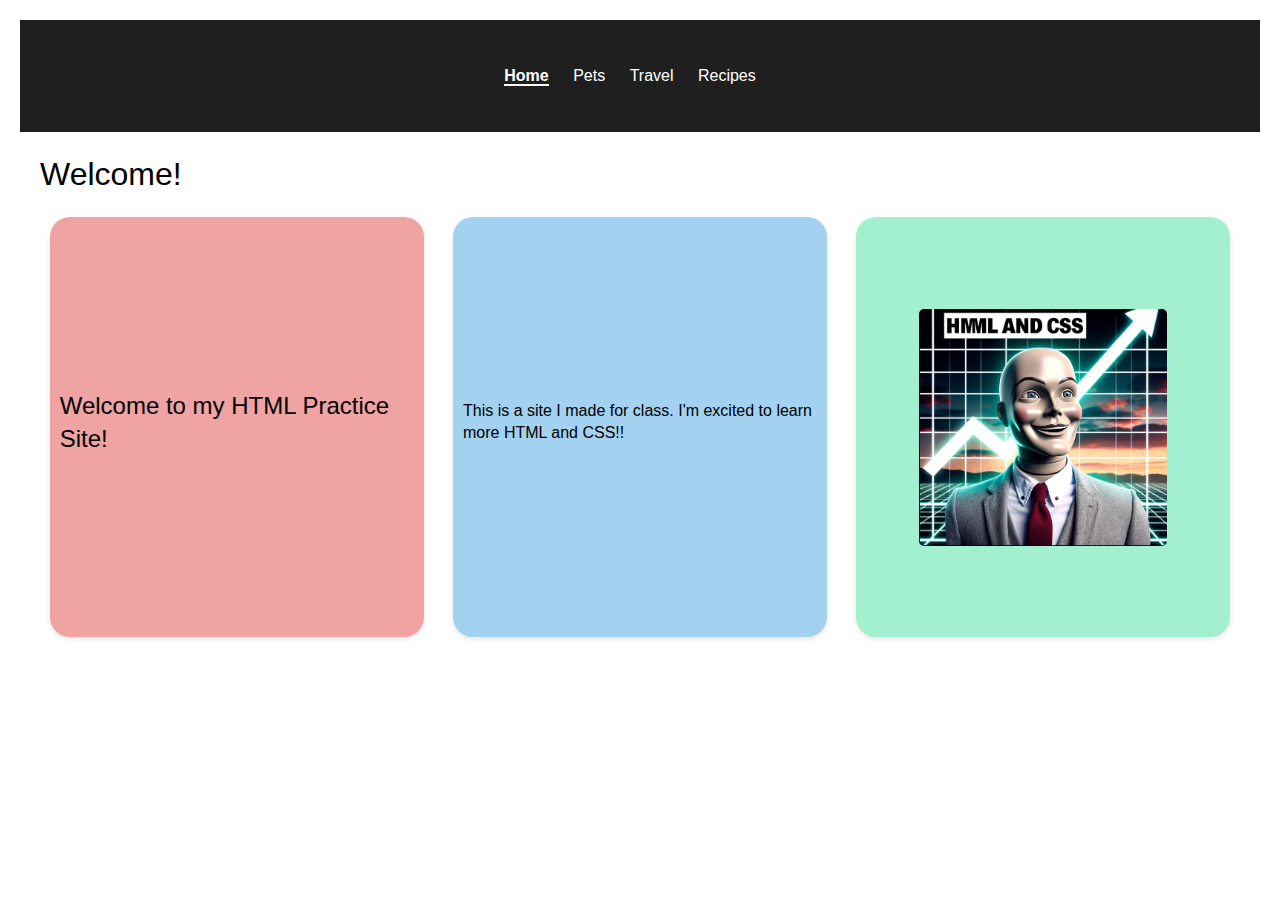
<file: index.html>
<!DOCTYPE html>
<html lang="en">
<head>
    <meta charset="UTF-8">
    <meta name="viewport" content="width=device-width, initial-scale=1.0">
    <title>Welcome</title>
    <link rel="stylesheet" href="css/html5reset.css">
    <link rel="stylesheet" href="css/index.css">
</head>
<body>
    <a href="#main-content" class="skip-link">Skip to Main Content</a>
    <nav>
        <ul>
            <li><a href="index.html" class="active">Home</a></li>
            <li><a href="pets.html">Pets</a></li>
            <li><a href="travel.html">Travel</a></li>
            <li><a href="recipes.html">Recipes</a></li>
        </ul>
    </nav>
    <main id="main-content">
        <h1>Welcome!</h1>
        <div class="bento-box">
            <div class="box box1">
                <h2>Welcome to my HTML Practice Site!</h2>
            </div>
            <div class="box box2">
                <p>This is a site I made for class. I'm excited to learn more HTML and CSS!! </p>
            </div>
            <div class="box box3">
                <img src="images/stonks.jpg" alt="An image of a humanoid with the text CSS and HTLM with an arrow pointing up">
            </div>
        </div>
    </main>
</body>
</html>
</file>
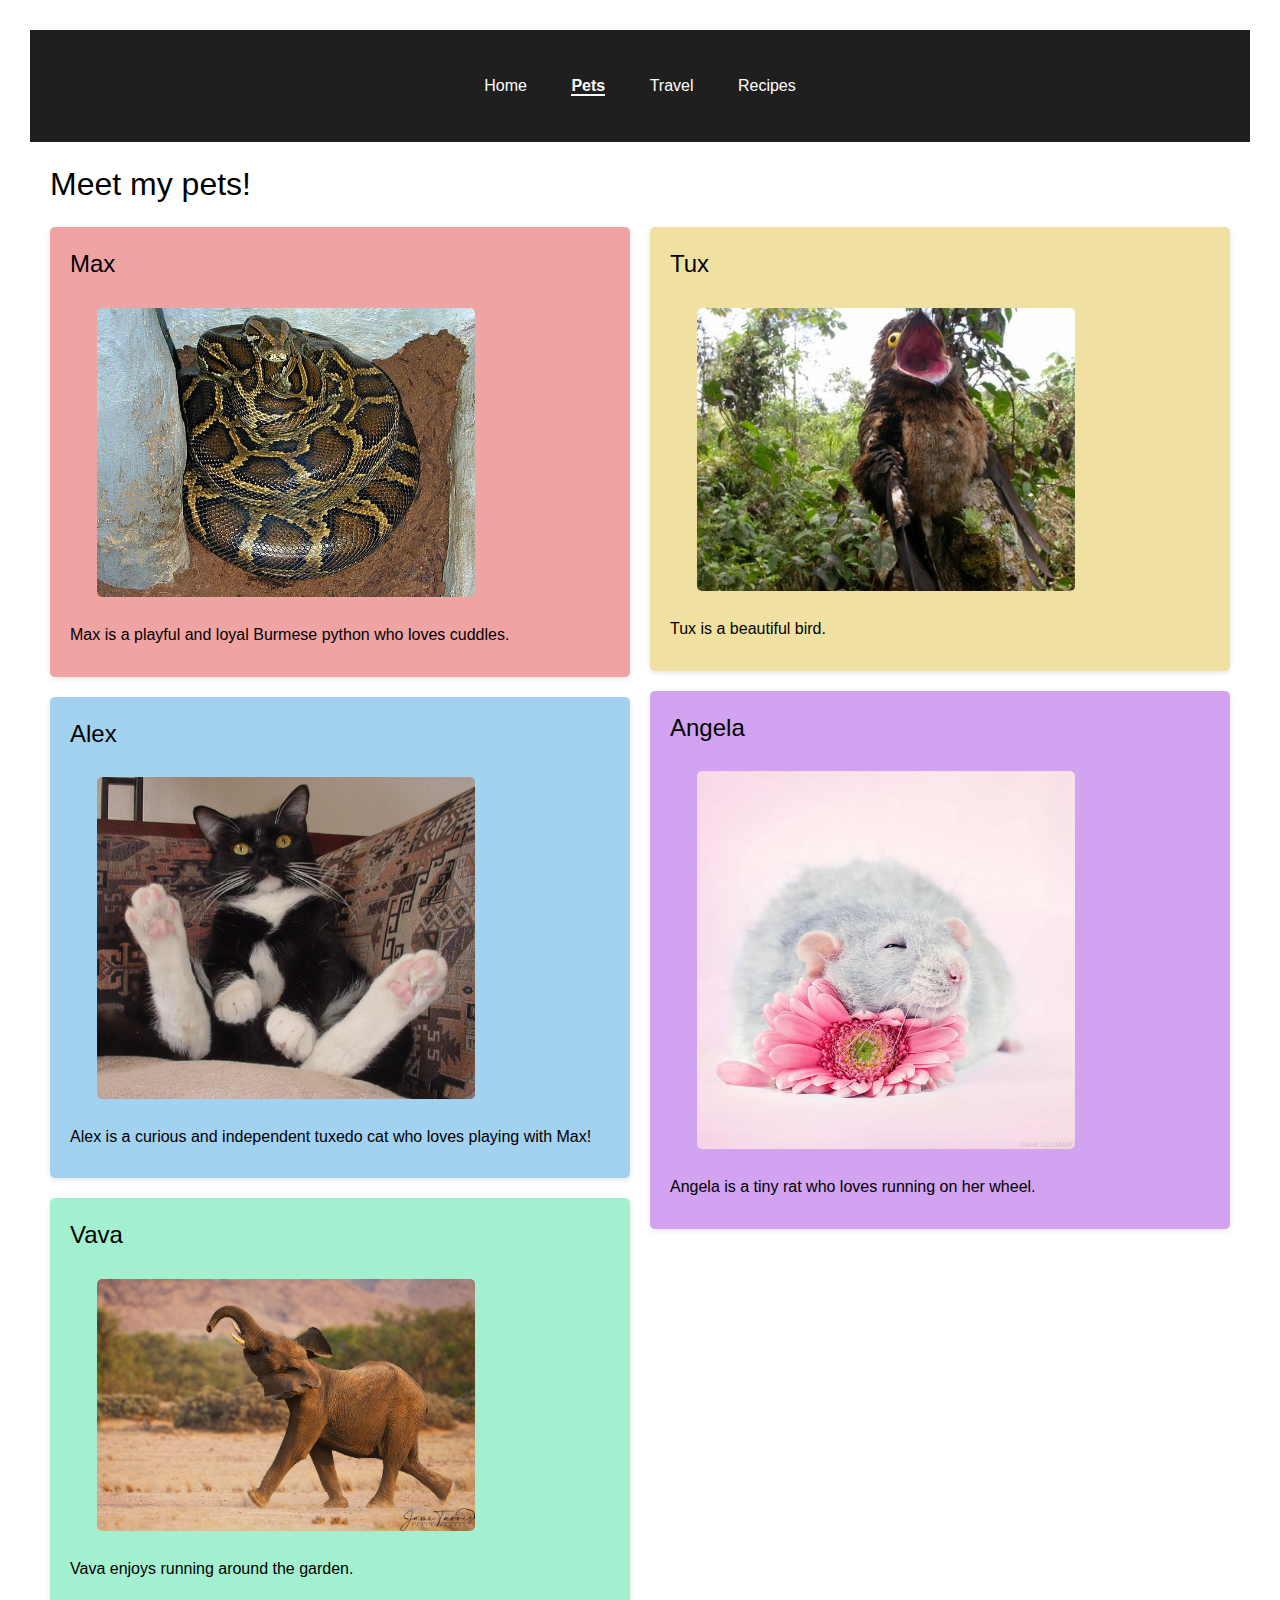
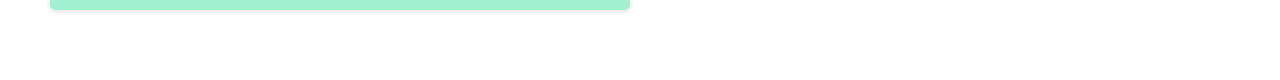
<file: pets.html>
<!DOCTYPE html>
<html lang="en">
<head>
    <meta charset="UTF-8">
    <meta name="viewport" content="width=device-width, initial-scale=1.0">
    <title>Our Pets</title>
    <link rel="stylesheet" href="css/html5reset.css">
    <link rel="stylesheet" href="css/style.css">
</head>
<body>
    <a href="#main-content" class="skip-link">Skip to Main Content</a>
    <nav>
        <ul>
            <li><a href="index.html">Home</a></li>
            <li><a href="pets.html" class="active">Pets</a></li>
            <li><a href="travel.html">Travel</a></li>
            <li><a href="recipes.html">Recipes</a></li>
        </ul>
    </nav>
    <main id="main-content">
        <h1>Meet my pets!</h1>
        <div class="two-column-grid">
            <div>
                <article class="pet-box max">
                    <h2>Max</h2>
                    <img src="images/max.jpg" alt="Max Python">
                    <p>Max is a playful and loyal Burmese python who loves cuddles.</p>
                </article>
                <article class="pet-box alex">
                    <h2>Alex</h2>
                    <img src="images/alex.jpg" alt="Alex the Cat">
                    <p>Alex is a curious and independent tuxedo cat who loves playing with Max!</p>
                </article>
                <article class="pet-box vava">
                    <h2>Vava</h2>
                    <img src="images/vava.jpg" alt="Vava the Elephant">
                    <p>Vava enjoys running around the garden.</p>
                </article>
            </div>
            <div>
                <article class="pet-box tux">
                    <h2>Tux</h2>
                    <img src="images/tux.jpg" alt="Tux the bird">
                    <p>Tux is a beautiful bird.</p>
                </article>
                <article class="pet-box angela">
                    <h2>Angela</h2>
                    <img src="images/angela.jpg" alt="Angela the Rat">
                    <p>Angela is a tiny rat who loves running on her wheel.</p>
                </article>
            </div>
        </div>
    </main>
</body>
</html>
</file>
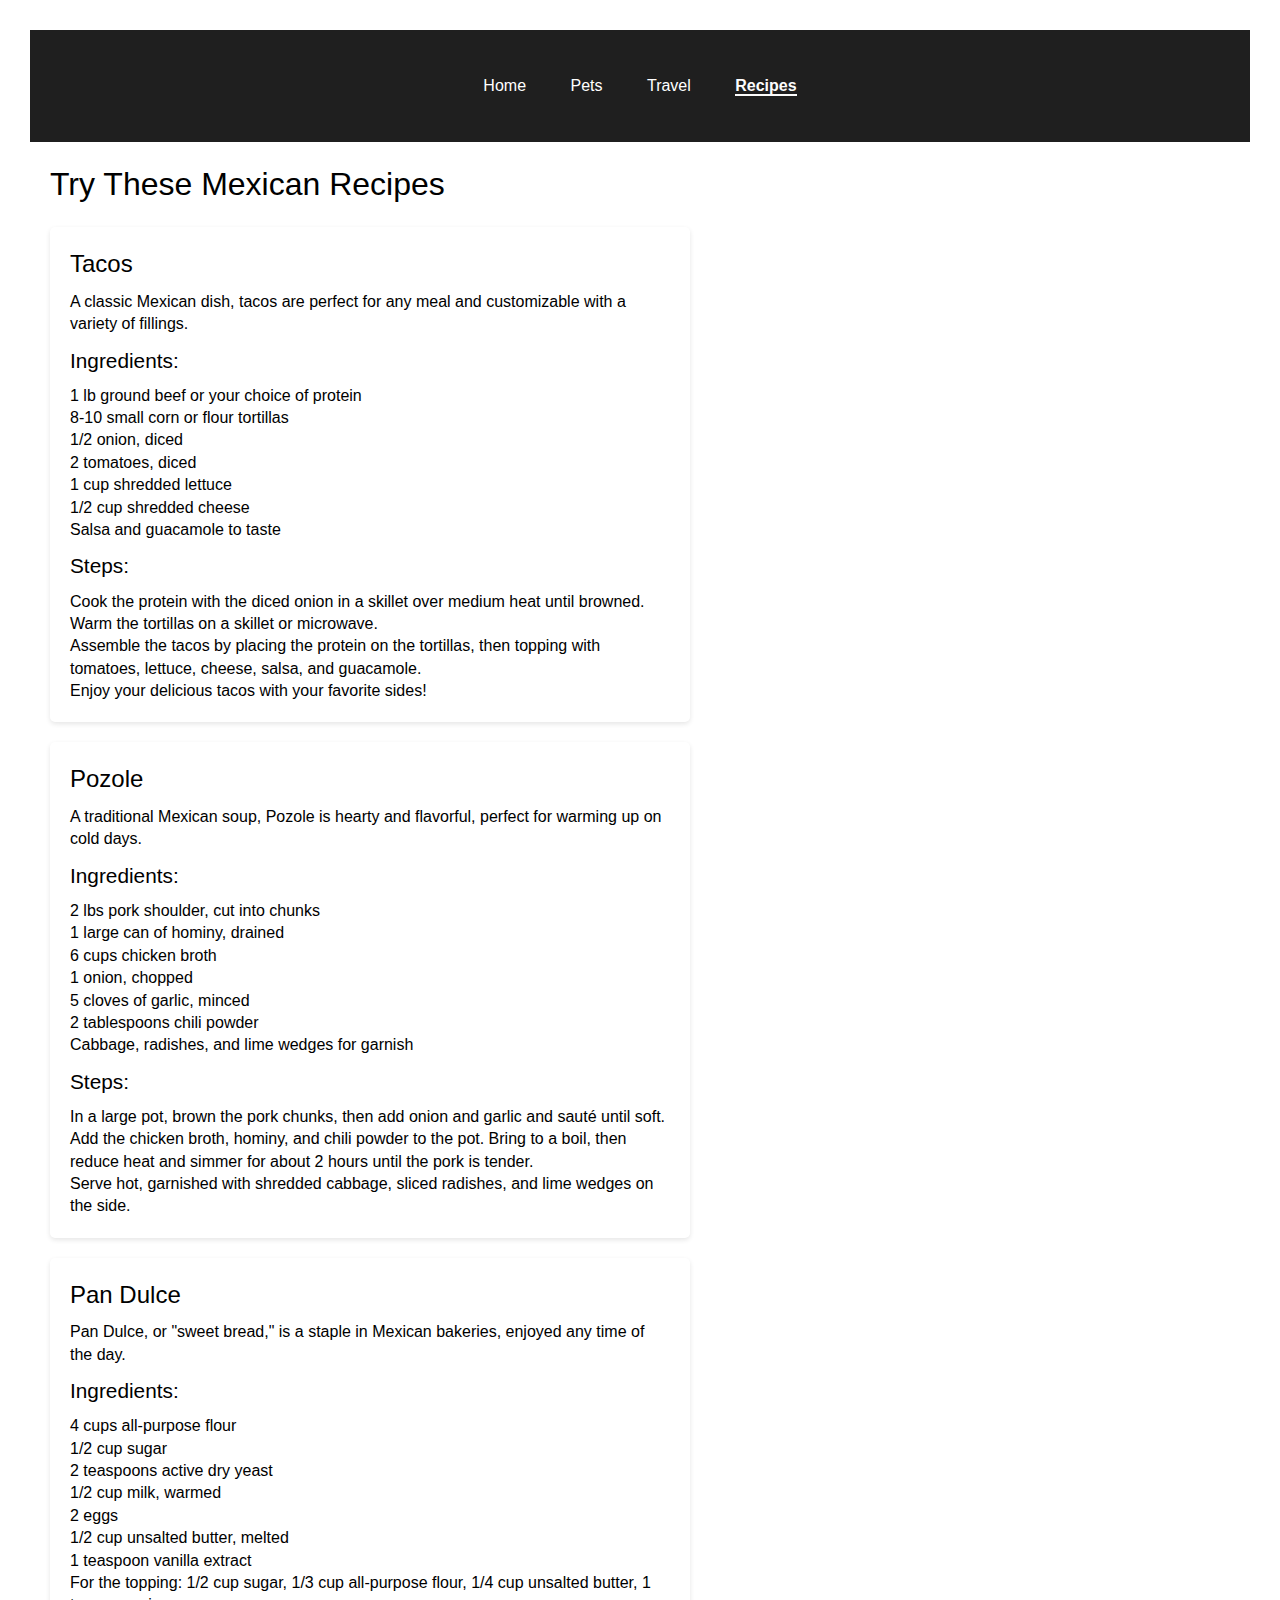
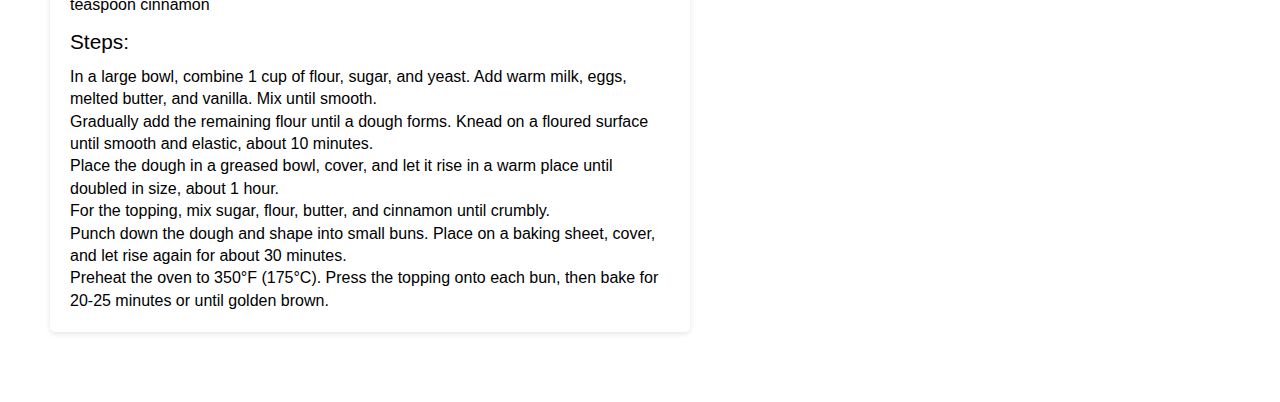
<file: recipes.html>
<!DOCTYPE html>
<html lang="en">
<head>
    <meta charset="UTF-8">
    <meta name="viewport" content="width=device-width, initial-scale=1.0">
    <title>Delicious Recipes</title>
    <link rel="stylesheet" href="css/html5reset.css">
    <link rel="stylesheet" href="css/style.css">
</head>
<body>
    <a href="#main-content" class="skip-link">Skip to Main Content</a>
    <nav>
        <ul>
            <li><a href="index.html">Home</a></li>
            <li><a href="pets.html">Pets</a></li>
            <li><a href="travel.html">Travel</a></li>
            <li><a href="recipes.html"  class="active">Recipes</a></li>
        </ul>
    </nav>
    <main id="main-content">
        <h1>Try These Mexican Recipes</h1>
        
        <!-- Tacos Recipe -->
        <article>
            <h2>Tacos</h2>
            <p>A classic Mexican dish, tacos are perfect for any meal and customizable with a variety of fillings.</p>
            <h3>Ingredients:</h3>
            <ul>
                <li>1 lb ground beef or your choice of protein</li>
                <li>8-10 small corn or flour tortillas</li>
                <li>1/2 onion, diced</li>
                <li>2 tomatoes, diced</li>
                <li>1 cup shredded lettuce</li>
                <li>1/2 cup shredded cheese</li>
                <li>Salsa and guacamole to taste</li>
            </ul>
            <h3>Steps:</h3>
            <ol>
                <li>Cook the protein with the diced onion in a skillet over medium heat until browned.</li>
                <li>Warm the tortillas on a skillet or microwave.</li>
                <li>Assemble the tacos by placing the protein on the tortillas, then topping with tomatoes, lettuce, cheese, salsa, and guacamole.</li>
                <li>Enjoy your delicious tacos with your favorite sides!</li>
            </ol>
        </article>

        <!-- Pozole Recipe -->
        <article>
            <h2>Pozole</h2>
            <p>A traditional Mexican soup, Pozole is hearty and flavorful, perfect for warming up on cold days.</p>
            <h3>Ingredients:</h3>
            <ul>
                <li>2 lbs pork shoulder, cut into chunks</li>
                <li>1 large can of hominy, drained</li>
                <li>6 cups chicken broth</li>
                <li>1 onion, chopped</li>
                <li>5 cloves of garlic, minced</li>
                <li>2 tablespoons chili powder</li>
                <li>Cabbage, radishes, and lime wedges for garnish</li>
            </ul>
            <h3>Steps:</h3>
            <ol>
                <li>In a large pot, brown the pork chunks, then add onion and garlic and sauté until soft.</li>
                <li>Add the chicken broth, hominy, and chili powder to the pot. Bring to a boil, then reduce heat and simmer for about 2 hours until the pork is tender.</li>
                <li>Serve hot, garnished with shredded cabbage, sliced radishes, and lime wedges on the side.</li>
            </ol>
        </article>

        <!-- Pan Dulce Recipe -->
        <article>
            <h2>Pan Dulce</h2>
            <p>Pan Dulce, or "sweet bread," is a staple in Mexican bakeries, enjoyed any time of the day.</p>
            <h3>Ingredients:</h3>
            <ul>
                <li>4 cups all-purpose flour</li>
                <li>1/2 cup sugar</li>
                <li>2 teaspoons active dry yeast</li>
                <li>1/2 cup milk, warmed</li>
                <li>2 eggs</li>
                <li>1/2 cup unsalted butter, melted</li>
                <li>1 teaspoon vanilla extract</li>
                <li>For the topping: 1/2 cup sugar, 1/3 cup all-purpose flour, 1/4 cup unsalted butter, 1 teaspoon cinnamon</li>
            </ul>
            <h3>Steps:</h3>
            <ol>
                <li>In a large bowl, combine 1 cup of flour, sugar, and yeast. Add warm milk, eggs, melted butter, and vanilla. Mix until smooth.</li>
                <li>Gradually add the remaining flour until a dough forms. Knead on a floured surface until smooth and elastic, about 10 minutes.</li>
                <li>Place the dough in a greased bowl, cover, and let it rise in a warm place until doubled in size, about 1 hour.</li>
                <li>For the topping, mix sugar, flour, butter, and cinnamon until crumbly.</li>
                <li>Punch down the dough and shape into small buns. Place on a baking sheet, cover, and let rise again for about 30 minutes.</li>
                <li>Preheat the oven to 350°F (175°C). Press the topping onto each bun, then bake for 20-25 minutes or until golden brown.</li>
            </ol>
        </article>

    </main>
</body>
</html>
</file>
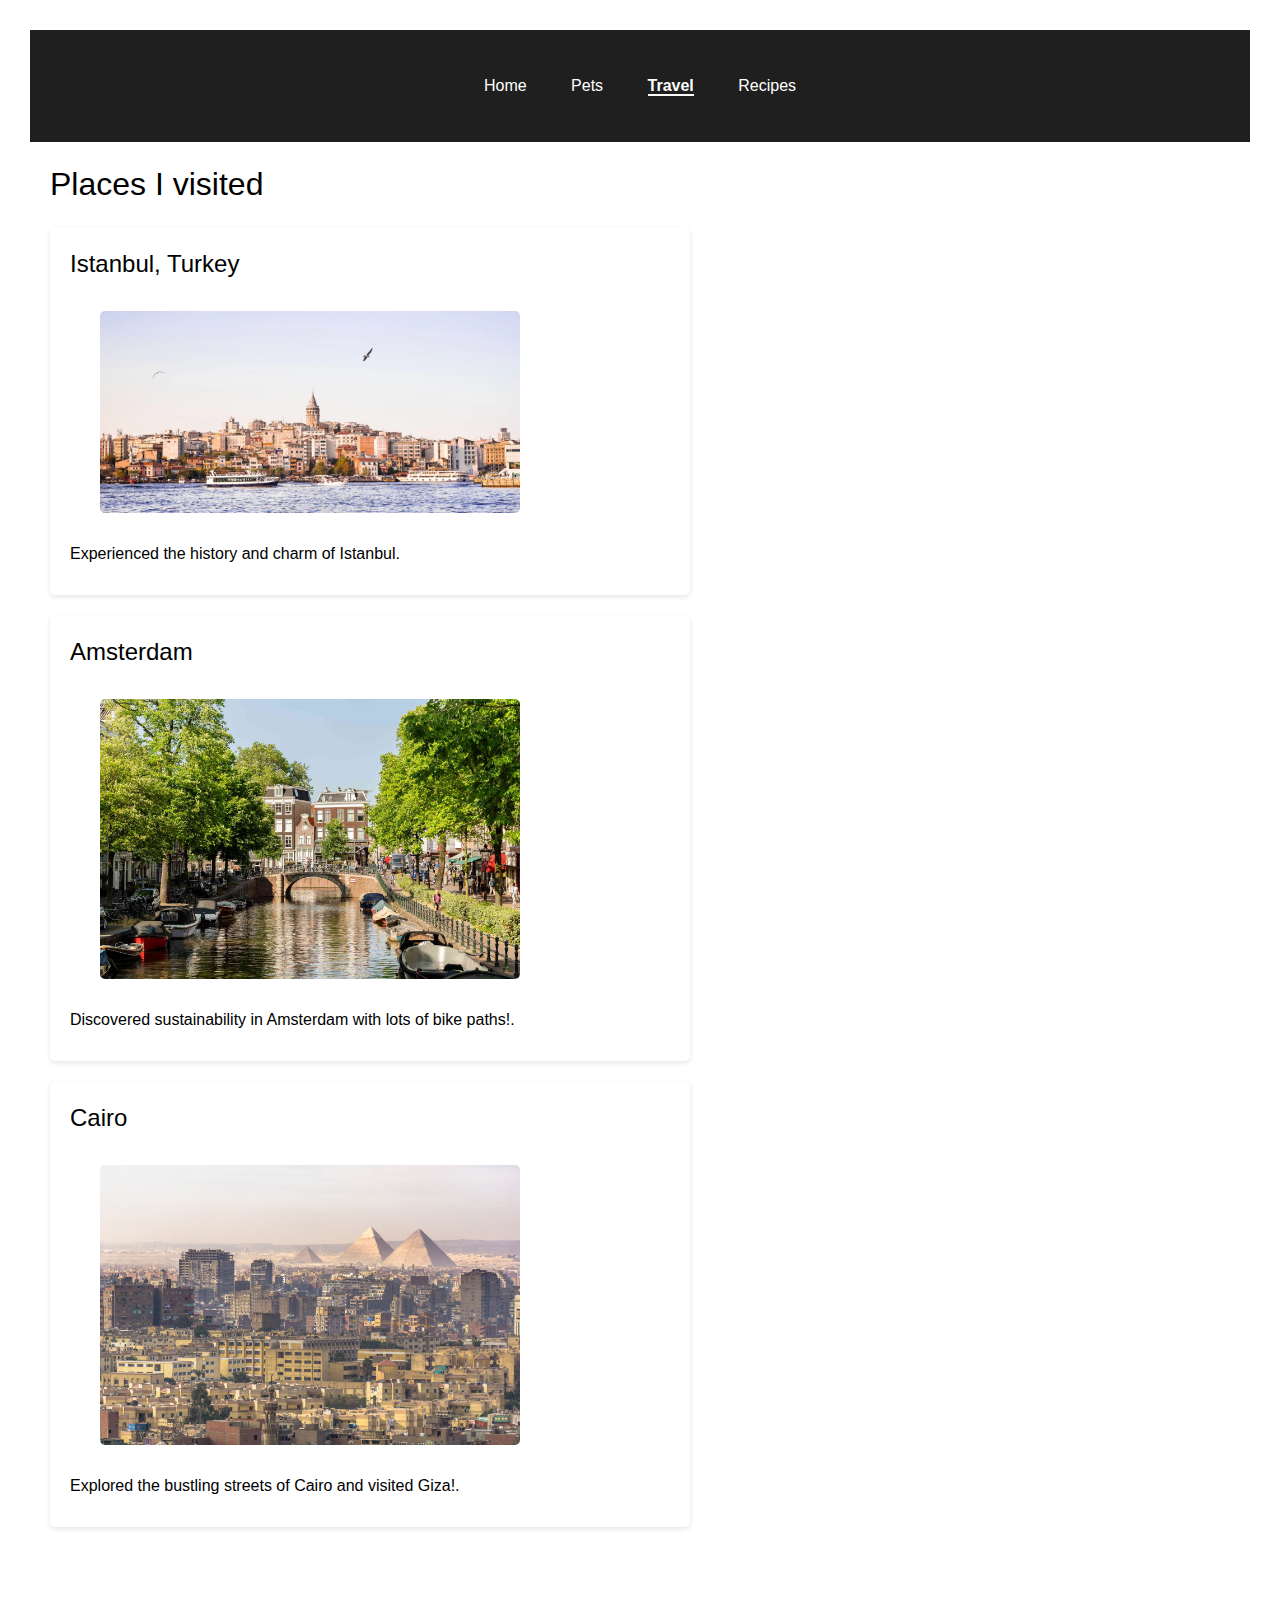
<file: travel.html>
<!DOCTYPE html>
<html lang="en">
<head>
    <meta charset="UTF-8">
    <meta name="viewport" content="width=device-width, initial-scale=1.0">
    <title>Travel Destinations</title>
    <link rel="stylesheet" href="css/html5reset.css">
    <link rel="stylesheet" href="css/style.css">
</head>
<body>
    <a href="#main-content" class="skip-link">Skip to Main Content</a>
    <nav>
        <ul>
            <li><a href="index.html">Home</a></li>
            <li><a href="pets.html">Pets</a></li>
            <li><a href="travel.html" class="active">Travel</a></li>
            <li><a href="recipes.html">Recipes</a></li>
        </ul>
    </nav>
    <main id="main-content">
        <h1>Places I visited</h1>
            <article>
                <h2>Istanbul, Turkey</h2>
                <img src="images/istanbul.jpg" alt="Istanbul">
                <p>Experienced the history and charm of Istanbul.</p>
            </article>
            <article>
                <h2>Amsterdam</h2>
                <img src="images/amsterdam.jpg" alt="River in Amsterdam">
                <p>Discovered sustainability in Amsterdam with lots of bike paths!.</p>
            </article>
            <article>
                <h2>Cairo</h2>
                <img src="images/cairo.jpg" alt="Cairo">
                <p>Explored the bustling streets of Cairo and visited Giza!.</p>
            </article>
    </main>
</body>
</html>
</file>
<file: css/index.css>
body {
    font-family: Arial, sans-serif;
    background-color: #ffffff;
    color: #000000;
    margin: 0;
    padding: 0;
    padding: 20px; 
    line-height: 1.4; 
}

nav {
    background-color: #1f1f1f;
    color: #ffffff;
    padding: 45px 0;
}

nav ul {
    list-style: none;
    padding: 0;
    margin: 0;
    text-align: center;
}

nav ul li {
    display: inline;
    margin-right: 20px;
}

nav ul li a {
    color: #ffffff;
    text-decoration: none;
}

nav ul li a.active {
    color: #fcfcfc; 
    font-weight: bold; 
    border-bottom: 2px solid #fcfcfc; 
}

main {
    padding: 20px;
    color: #000000;
}


h1 {
    font-size: 2em; 
    color: #000000;
    margin-bottom: 20px; 
}

h2 {
    font-size: 1.5em; 
    color: #000000;
    margin-bottom: 10px; 
}

h3 {
    font-size: 1.2em; 
    color: #000000;
    margin-bottom: 10px; 
}

p {
    font-size: 1em; 
    color: #000000;
    margin-bottom: 10px; 
}



.skip-link {
    position: absolute;
    left: -999px;
    top: auto;
    width: 1px;
    height: 1px;
    overflow: hidden;
}

.skip-link:focus {
    position: static;
    width: auto;
    height: auto;
    overflow: visible;
    margin: 10px;
    background-color: #000000;
    color: #ffffff;
    padding: 5px;
    text-align: center;
    border-radius: 5px;
}

.bento-box {
    display: grid;
    grid-template-columns: repeat(3, 1fr);
    gap: 10px;
    margin-top: 20px;
    justify-content: center;
}

.box {
    background-color: #e0e0e0;
    width: 90%;
    height: 400px;
    border-radius: 20px;
    position: relative;
    margin: auto;
    display: flex;
    justify-content: center;
    align-items: center;
    text-align: left;
    padding: 10px;
    box-shadow: 0 2px 5px rgba(0, 0, 0, 0.1);
}

.box:before {
    display: none;
}

.box.box1 { background-color: #F0A3A3; } 
.box.box2 { background-color: #A3D1F0; } 
.box.box3 { background-color: #A3F0D1; } 

.box img {
    max-width: 70%;
    height: auto; 
    display: block; 
    margin: 0 auto; 
    border-radius: 5px;
}
</file>
<file: css/style.css>
body {
    font-family: Arial, sans-serif;
    background-color: #ffffff;
    color: #000000;
    margin: 10px;
    padding: 20px;
    line-height: 1.4; 
}


nav {
    background-color: #1f1f1f;
    color: #ffffff;
    padding: 45px 0;
}

nav ul {
    list-style: none;
    padding: 0;
    margin: 0;
    text-align: center;
}

nav ul li {
    display: inline;
    margin: 20px;
}

nav ul li a {
    color: #ffffff;
    text-decoration: none;
}

nav ul li a.active {
    color: #fcfcfc;
    font-weight: bold;
    border-bottom: 2px solid #fcfcfc;
}


main {
    padding: 20px;
    color: #000000;
}

h1 {
    font-size: 2em; 
    color: #000000;
    margin-bottom: 20px; 
}

h2 {
    font-size: 1.5em; 
    color: #000000;
    margin-bottom: 10px; 
}

h3 {
    font-size: 1.3em; 
    color: #000000;
    margin-bottom: 10px; 
    margin-top: 10px;
}

p {
    font-size: 1em; 
    color: #000000;
    margin-bottom: 10px; 
}


article {
    background-color: #ffffff;
    color: #000000;
    margin-bottom: 20px;
    padding: 20px;
    border-radius: 5px;
    box-shadow: 0 2px 5px rgba(0, 0, 0, 0.1);
    justify-content: center;
    max-width: 600px;
}

article img {
    max-width: 70%;
    height: auto; 
    display: block; 
    margin: 5%; 
    border-radius: 5px;
}


.two-column-grid {
    display: grid;
    grid-template-columns: 1fr 1fr;
    gap: 20px;
}

.pet-box.max { background-color: #F0A3A3; }
.pet-box.alex { background-color: #A3D1F0; }
.pet-box.vava { background-color: #A3F0D1; }
.pet-box.tux { background-color: #F0E1A3; }
.pet-box.angela { background-color: #D1A3F0; }

.skip-link {
    position: absolute;
    left: -999px;
    top: auto;
    width: 1px;
    height: 1px;
    overflow: hidden;
}

.skip-link:focus {
    position: static;
    width: auto;
    height: auto;
    overflow: visible;
    margin: 10px;
    background-color: #000000;
    color: #ffffff;
    padding: 5px;
    text-align: center;
    border-radius: 5px;
}
</file>
